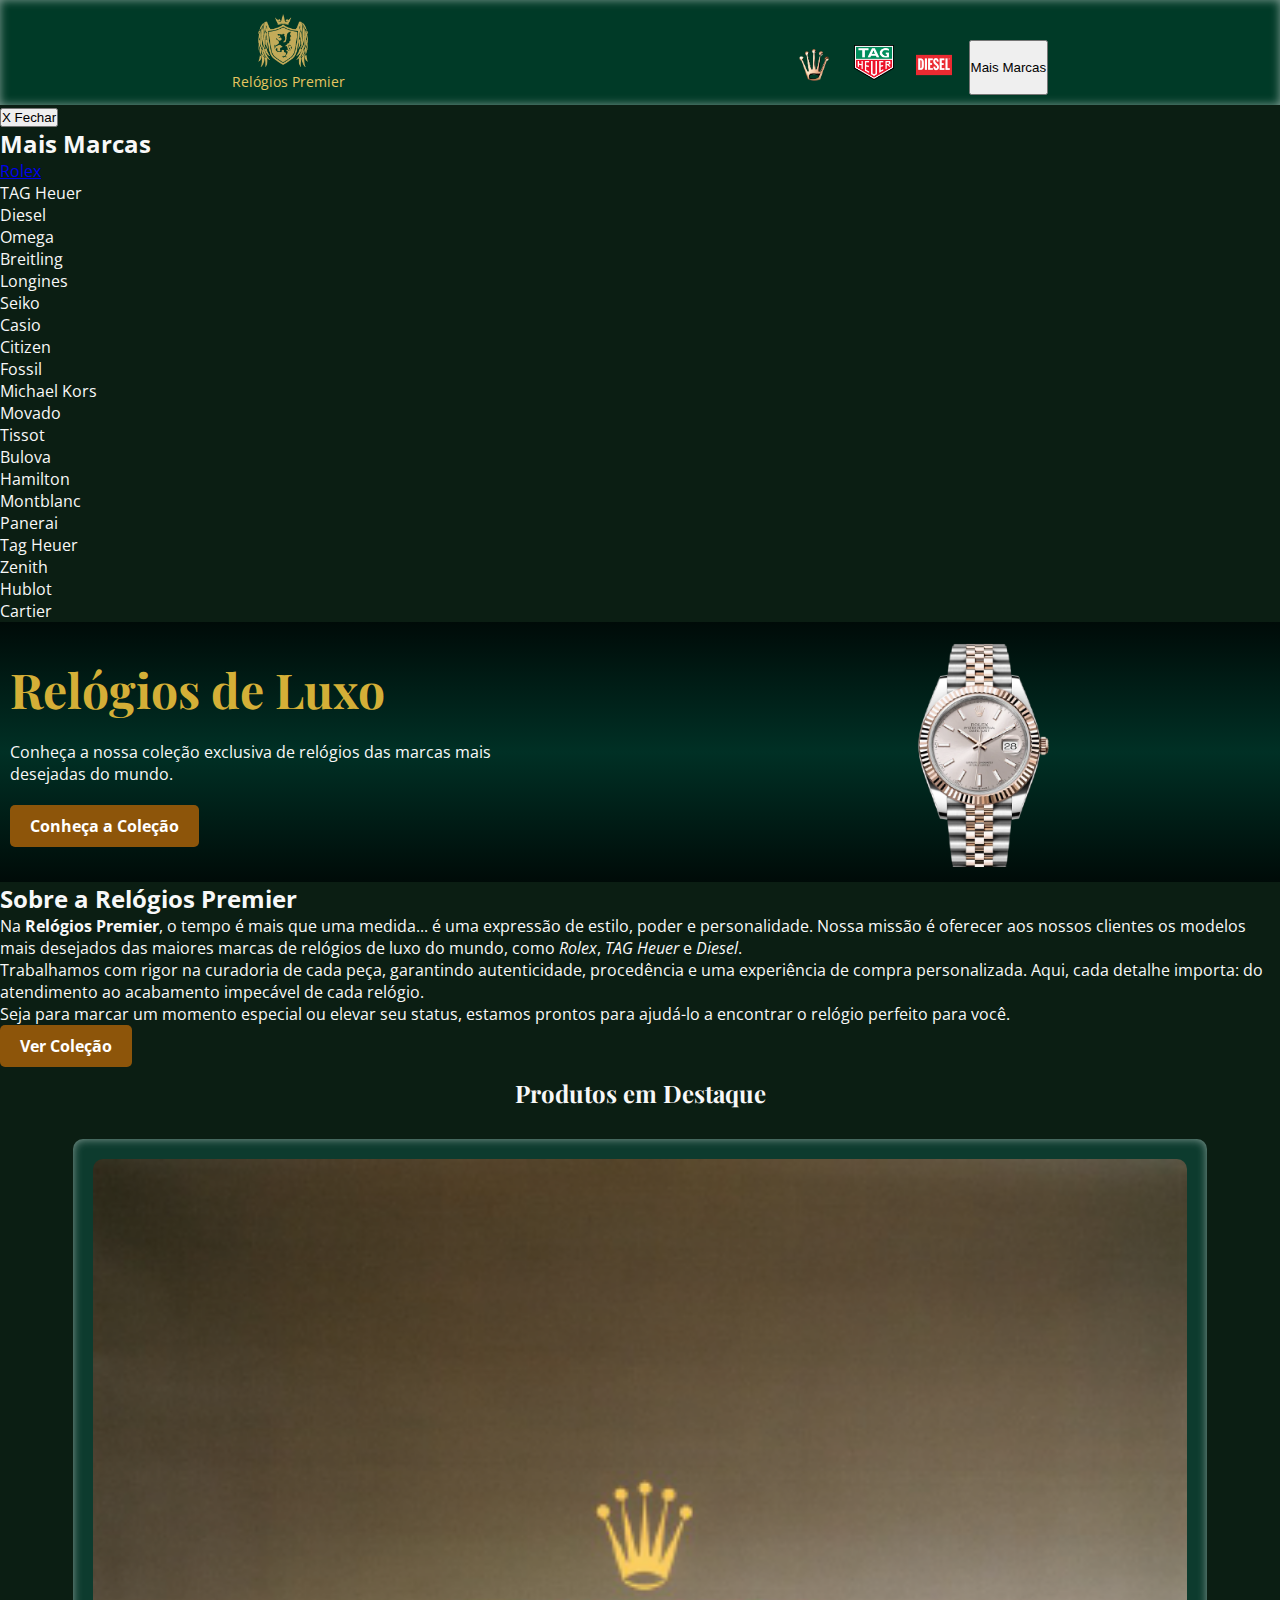
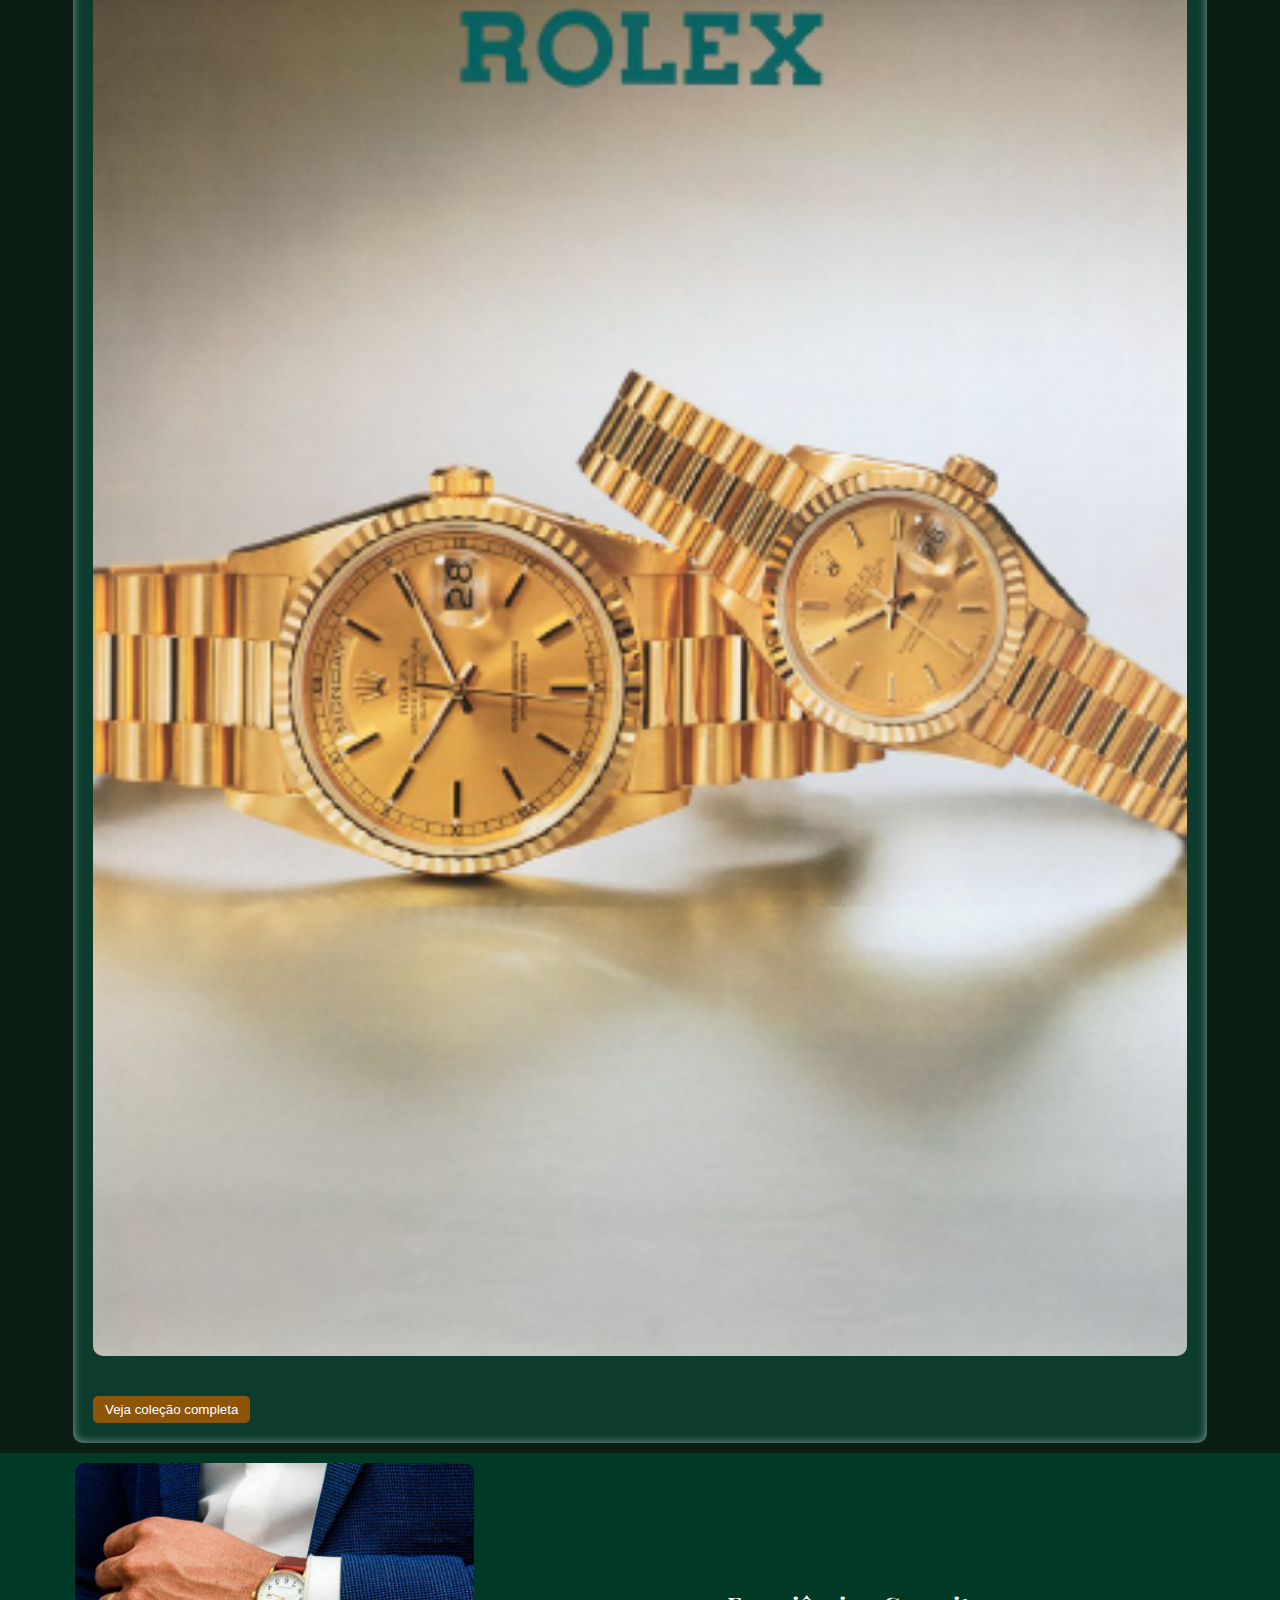
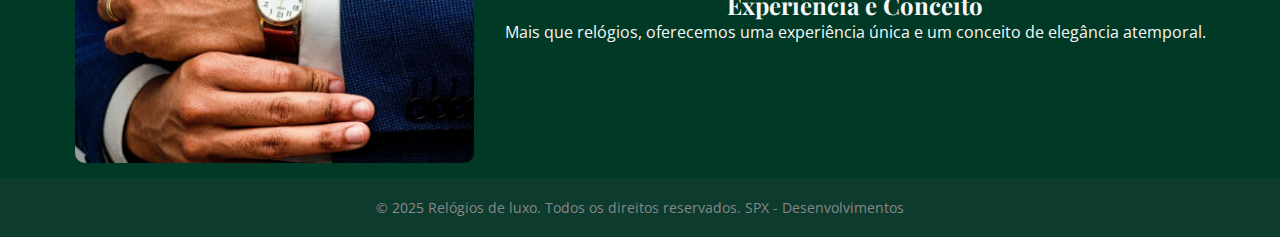
<file: index.html>
<!DOCTYPE html>
<html lang="pt-BR">

<head>
  <meta charset="UTF-8">
  <meta name="viewport" content="width=device-width, initial-scale=1.0">
  <title>Relógios de Luxo</title>
  <link rel="stylesheet" href="style.css">
  <link href="https://fonts.googleapis.com/css2?family=Playfair+Display&family=Open+Sans&display=swap" rel="stylesheet">
</head>

<body>

  <!-- Header -->
  <header class="header">
    <div class="areaLogo">
      <a href="index.html"><img src="assets/logoPremier.png" alt="Logo" class="logo-img"></a>
      <div class="logo-text">Relógios Premier</div>
    </div>
    <div class="logos-marcas">
      <a href="pages/rolex/rolex.html"><img src="assets/RolexLogo.png" alt="Rolex"></a>
      <a href="pages/tagheuer/tagheuer.html"><img src="assets/TagHuerLogo.png" alt="TAG Heuer"></a>
      <a href="pages/diesel/diesel.html"><img src="assets/DieselLogo.png" alt="Diesel"></a>
      <button class="abrir-menu-marcas">Mais Marcas</button>
    </div>
  </header>

  <!-- Menu Suspenso de Marcas -->
  <div class="menu-marcas-suspenso" id="menuMarcas">
    <button class="fechar-menu">X Fechar</button>
    <h2>Mais Marcas</h2>
    <div class="marcas-extra">
      <!-- <img src="assets/RolexLogo.png" alt="?"> -->
      <a href="pages/rolex/rolex.html">Rolex</a>
      <p>TAG Heuer</p>
      <p>Diesel</p>
      <p>Omega</p>
      <p>Breitling</p>
      <p>Longines</p>
      <p>Seiko</p>
      <p>Casio</p>
      <p>Citizen</p>
      <p>Fossil</p>
      <p>Michael Kors</p>
      <p>Movado</p>
      <p>Tissot</p>
      <p>Bulova</p>
      <p>Hamilton</p>
      <p>Montblanc</p>
      <p>Panerai</p>
      <p>Tag Heuer</p>
      <p>Zenith</p>
      <p>Hublot</p>
      <p>Cartier</p>
    </div>
  </div>

  <!-- Hero -->
  <section class="hero">
    <div class="hero-text">
      <h1>Relógios de Luxo</h1>
      <p>Conheça a nossa coleção exclusiva de relógios das marcas mais desejadas do mundo.</p>
      <a href="#" class="btn">Conheça a Coleção</a>
    </div>
    <div class="hero-img">
      <img src="assets/banner.png" alt="Relógio Destaque">
    </div>
  </section>

  <!--Sobre a premier -->

  <section class="sobre">
  <h2>Sobre a Relógios Premier</h2>
  <p>
    Na <strong>Relógios Premier</strong>, o tempo é mais que uma medida... é uma expressão de estilo, poder e personalidade. Nossa missão é oferecer aos nossos clientes os modelos mais desejados das maiores marcas de relógios de luxo do mundo, como <em>Rolex</em>, <em>TAG Heuer</em> e <em>Diesel</em>.
  </p>
  <p>
    Trabalhamos com rigor na curadoria de cada peça, garantindo autenticidade, procedência e uma experiência de compra personalizada. Aqui, cada detalhe importa: do atendimento ao acabamento impecável de cada relógio.
  </p>
  <p>
    Seja para marcar um momento especial ou elevar seu status, estamos prontos para ajudá-lo a encontrar o relógio perfeito para você.
  </p>
  <a href="#produtos" class="btn">Ver Coleção</a>
</section>


  <!-- Produtos -->
  <section class="produtos">
    <h2>Produtos em Destaque</h2>
    <div class="grid-produtos">

      <div class="produto-card">
        <a href="pages/rolex/rolex.html">
          <img src="assets/card-home.png" alt="Rolex Submariner Date"></a>
        <h3></h3>
        <!-- <p class="preco">R$ 1.230,00</p> -->

        <!-- <div class="detalhes">
          <p><strong>Marca:</strong> Rolex</p>
          <p><strong>Diâmetro:</strong> 41mm</p>
          <p><strong>Material:</strong> Aço Oystersteel</p>
          <p><strong>Movimento:</strong> Automático (Calibre 3235)</p>
          <p><strong>Extras:</strong> Safira, Bezel cerâmico</p>
        </div> -->

        <a href="pages/rolex/rolex.html"><button class="ver-mais">Veja coleção completa</button></a>
      </div>

      <!-- Você pode duplicar o bloco acima para adicionar mais produtos -->

    </div>
  </section>

  <!-- Conceito -->
  <section class="conceito">
    <div class="conceito-img">
      <img src="assets/experiencia2.jpeg" alt="Experiência">
    </div>
    <div class="conceito-texto">
      <h2>Experiência e Conceito</h2>
      <p>Mais que relógios, oferecemos uma experiência única e um conceito de elegância atemporal.</p>
    </div>
  </section>

  <!-- Footer -->
  <footer id="footer">
    <p>&copy; 2025 Relógios de luxo. Todos os direitos reservados. SPX - Desenvolvimentos</p>
  </footer>

  <!-- JS -->
  <script src="script.js"></script>
</body>

</html>
</file>
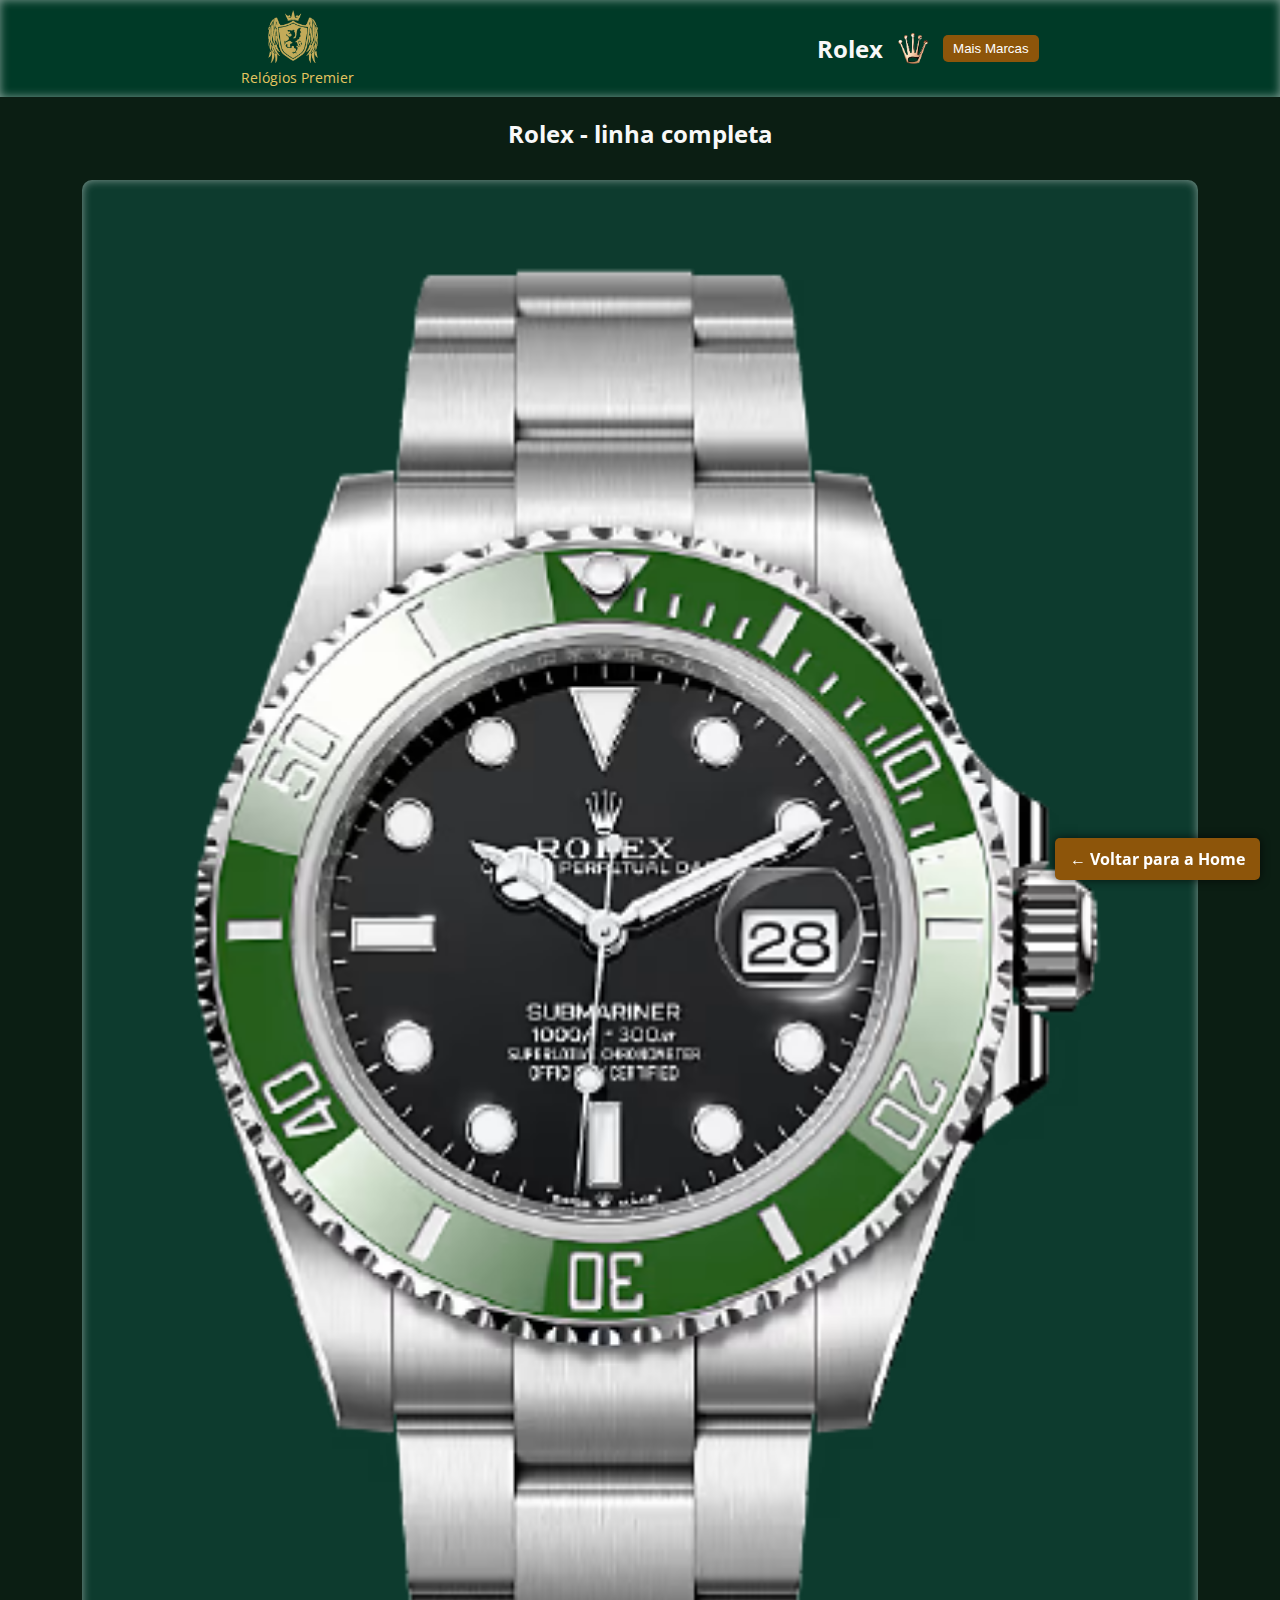
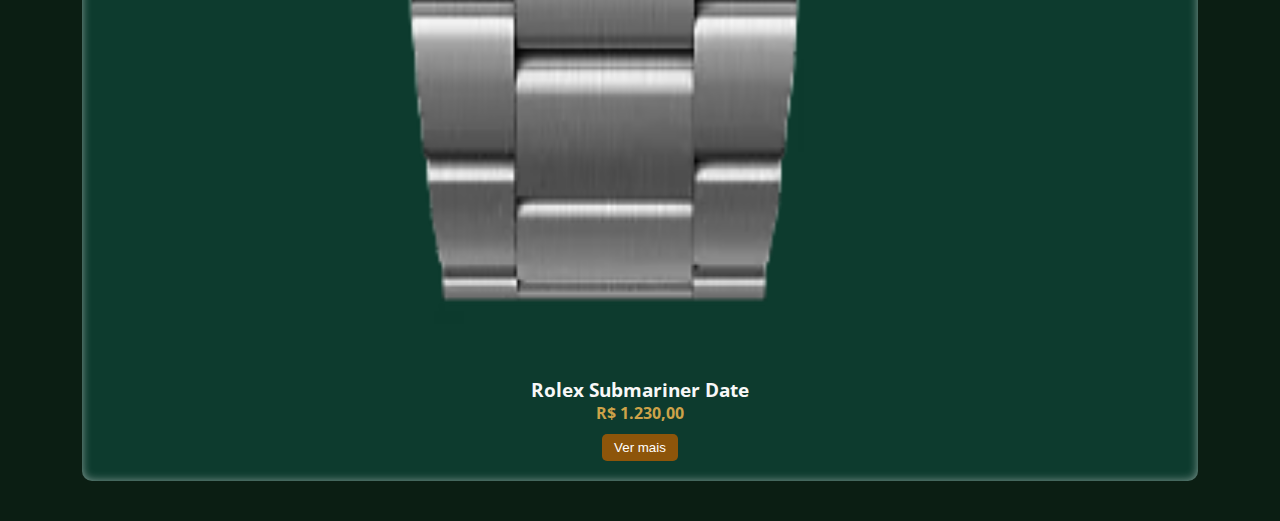
<file: pages/rolex/rolex.html>
<!DOCTYPE html>
<html lang="pt-BR">

<head>
  <meta charset="UTF-8">
  <meta name="viewport" content="width=device-width, initial-scale=1.0">
  <title>Relógios de Luxo</title>
  <link rel="stylesheet" href="style.css">
  <link href="https://fonts.googleapis.com/css2?family=Playfair+Display&family=Open+Sans&display=swap" rel="stylesheet">
</head>

<body>

  <!-- Header -->
  <header class="header">
    <div class="areaLogo">
      <a href="../../index.html"><img src="../../assets/logoPremier.png" alt="Logo" class="logo-img"></a>
      <div class="logo-text">Relógios Premier</div>
    </div>
    <div class="logos-marcas">
      <h2>Rolex</h2>
      <img src="./../../assets/RolexLogo.png" alt="Rolex">

      <button class="abrir-menu-marcas">Mais Marcas</button>
    </div>
  </header>

  <!-- Menu Suspenso de Marcas -->
  <div class="menu-marcas-suspenso" id="menuMarcas">
    <button class="fechar-menu">X Fechar</button>
    <h2>Mais Marcas</h2>
    <div class="marcas-extra">
      <!-- <img src="assets/RolexLogo.png" alt="?"> -->
      <a href="#">Rolex</a>
      <p>Rolex</p>
      <p>TAG Heuer</p>
      <p>Diesel</p>
      <p>Omega</p>
      <p>Breitling</p>
      <p>Longines</p>
      <p>Seiko</p>
      <p>Casio</p>
      <p>Citizen</p>
      <p>Fossil</p>
      <p>Michael Kors</p>
      <p>Movado</p>
      <p>Tissot</p>
      <p>Bulova</p>
      <p>Hamilton</p>
      <p>Montblanc</p>
      <p>Panerai</p>
      <p>Tag Heuer</p>
      <p>Zenith</p>
      <p>Hublot</p>
      <p>Cartier</p>
    </div>
  </div>



  <!-- Produtos -->
  <section class="produtos">
    <h2>Rolex - linha completa</h2>
    <div class="grid-produtos">

      <div class="produto-card">
        <div class="coresDisponivel">

          <img src="./fotosRolex/sub-date-prata-verde.png" alt="Rolex Submariner Date prata">

          <img src="./fotosRolex/sub-date-prata.png" alt="Rolex Submariner Date Misto">

          <img src="../rolex/fotosRolex/sub-date-prata-azul.png" alt="Rolex Submariner Date prata">

          <img src="./fotosRolex/sub-date-gold-preto.png" alt="Rolex Submariner Date preto">

          <img src="./fotosRolex/sub-date-gold-azul.png" alt="Rolex Submariner Date azul">

          <img src="./fotosRolex/sub-date-misto-preto.png" alt="Rolex Submariner Date misto preto">

          <img src="./fotosRolex/cx.png" alt="RCaixa Original e certificados">


        </div>
        

        <h3>Rolex Submariner Date</h3>
        <p class="preco">R$ 1.230,00</p>

        <div class="detalhes">
          <p><strong>Marca:</strong> Rolex</p>
          <p><strong>Diâmetro:</strong> 41mm</p>
          <p><strong>Material:</strong> Aço Oystersteel</p>
          <p><strong>Movimento:</strong> Automático (Calibre 3235)</p>
          <p><strong>Extras:</strong> Safira, Bezel cerâmico</p>
        </div>

        <button class="ver-mais">Ver mais</button>
      </div>


      <!-- Você pode duplicar o bloco acima para adicionar mais produtos -->

    </div>
  </section>



  <!-- Botão Voltar Fixo -->
  <a href="../../index.html" class="btn-voltar">← Voltar para a Home</a>


  <!-- JS -->
  <script src="script.js"></script>
</body>

</html>
</file>
<file: style.css>
* {
  box-sizing: border-box;
  margin: 0;
  padding: 0;
}

body {
  width: 100%;
  margin: 0;
  font-family: 'Open Sans', sans-serif;
  background-color: #0B1E13;
  color: #F8F8F8;
}

header {
  width: 100%;
  display: flex;
  align-items: center;
  justify-content: space-around;
  flex-direction: row;
  padding: 10px 10px;
  background-color: #003A27;
  box-shadow: inset 0 0 10px rgba(255, 255, 255, 0.5);
  position: sticky;
  top: 0;
  transition: transform 0.3s ease-in-out;
  z-index: 1000;
}

.header-hide {
  transform: translateY(-100%);
  transition: transform 0.3s ease;
}

header img {
  width: 80px;
  height: auto;
}

header .logo {
  font-family: 'Playfair Display', serif;
  font-size: 14px;
  color: #D4AF37;
}

.logo-img {
  width: 50px;
  height: auto;
  margin-right: 10px;
}

.logo-text {
  display: flex;
  font-size: 14px;
  color: #e6c660;
}

.areaLogo {
  display: flex;
  align-items: center;
  justify-content: center;
  flex-direction: column;
  width: auto;
}

.hero {
  display: flex;
  align-items: center;
  justify-content: space-between;
  padding: 10px;
  background: linear-gradient(180deg, #000B08 0%, #003025 50%, #000B08 100%);
}

.hero img {
  max-width: 100%;
  height: auto;
}

.hero-text h1 {
  font-family: 'Playfair Display', serif;
  font-size: 48px;
  color: #D4AF37;
}

.hero-text p {
  max-width: 500px;
  margin: 20px 0;
}

.btn {
  display: inline-block;
  padding: 10px 20px;
  background-color: #8D550A;
  color: #ffffff;
  text-decoration: none;
  font-weight: bold;
  border-radius: 5px;
  transition: background 0.3s;
}

.btn:hover {
  background-color: #D4AF37;
}

.marcas, .produtos, .conceito {
  padding: 10px;
  text-align: center;
}

.marcas h2, .produtos h2, .conceito h2 {
  font-family: 'Playfair Display', serif;
  color: #f7f7f7;
}

.logos-marcas {
  display: flex;
  gap: 10px;
  margin-top: 30px;
}

.logos-marcas img {
  width: 40px;
  margin: 5px;
}

.produto-card {
  width: 90%;
  background-color: #0D3B2E;
  border-radius: 10px;
  padding: 20px;
  text-align: left;
  color: #F8F8F8;
  transition: transform 0.3s, box-shadow 0.3s;
  box-shadow: inset 0 0 10px rgba(255, 255, 255, 0.5);
  position: relative;
}

.produto-card img {
  width: 100%;
  border-radius: 8px;
  margin-bottom: 15px;
}

.produto-card h3 {
  font-family: 'Playfair Display', serif;
  color: #D4AF37;
  font-size: 20px;
  margin: 10px 0;
}

.produto-card .preco {
  color: #CDA349;
  font-weight: bold;
  margin-bottom: 10px;
}

.produto-card p {
  font-size: 14px;
  margin: 5px 0;
}

.produto-card:hover {
  transform: scale(1.03);
  box-shadow: 0 0 15px rgba(250, 219, 152, 0.856);
}

.grid-produtos {
  display: flex;
  flex-wrap: wrap;
  justify-content: center;
  gap: 20px;
  margin-top: 30px;
}


.grid-produtos img {
  width: 100%;
  border-radius: 10px;
  transition: transform 0.3s;
}

.grid-produtos img:hover {
  transform: scale(1.05);
}

.conceito {
  display: flex;
  align-items: center;
  justify-content: center;
  gap: 30px;
  background-color: #003A27;
  flex-wrap: wrap;
}

.conceito-img img {
  max-width: 400px;
  border-radius: 10px;
}

footer {
  text-align: center;
  padding: 20px;
  background-color: #0D3B2E;
  color: #888;
  font-size: 14px;
}

/* Responsividade para telas grandes */
@media (min-width: 600px) {
  .hero img {
    max-width: 40%;
    height: auto;
  }
}

/* ====== NOVO CSS PARA ESCONDER DETALHES DOS PRODUTOS ====== */
.detalhes {
  display: none;
  margin-top: 10px;
  font-size: 13px;
  color: #ccc;
}

/* Botão Ver mais / Ver menos */
.ver-mais {
  background-color: #8D550A;
  color: white;
  border: none;
  padding: 6px 12px;
  border-radius: 5px;
  cursor: pointer;
  margin-top: 10px;
  transition: background 0.3s;
}

.ver-mais:hover {
  background-color: #D4AF37;
}
</file>
<file: pages/rolex/style.css>
* {
  box-sizing: border-box;
  margin: 0;
  padding: 0;
}

body {
  font-family: 'Open Sans', sans-serif;
  background-color: #0B1E13;
  color: #F8F8F8;
  width: 100%;
}

header {
  width: 100%;
  display: flex;
  align-items: center;
  justify-content: space-around;
  padding: 10px;
  background-color: #003A27;
  box-shadow: inset 0 0 10px rgba(255, 255, 255, 0.5);
  position: sticky;
  top: 0;
  transition: transform 0.3s ease-in-out;
  z-index: 1000;
}

.header-hide {
  transform: translateY(-100%);
}

.areaLogo {
  display: flex;
  flex-direction: column;
  align-items: center;
  justify-content: center;
}

.logo-img {
  width: 50px;
  margin-right: 10px;
}

.logo-text {
  font-size: 14px;
  color: #e6c660;
}

.logos-marcas {
  display: flex;
  align-items: center;
  gap: 10px;
}

.logos-marcas img {
  width: 40px;
}

.abrir-menu-marcas {
  background-color: #8D550A;
  color: white;
  border: none;
  padding: 6px 10px;
  border-radius: 5px;
  cursor: pointer;
}

.abrir-menu-marcas:hover {
  background-color: #D4AF37;
}

/* Menu Suspenso */
.menu-marcas-suspenso {
  position: fixed;
  top: -100%;
  left: 0;
  width: 100%;
  height: 100vh;
  background-color: rgba(10, 30, 20, 0.95);
  color: white;
  display: flex;
  flex-direction: column;
  align-items: center;
  justify-content: flex-start;
  padding: 20px;
  transition: top 0.4s ease;
  z-index: 2000;
}

.menu-marcas-suspenso.show {
  top: 0;
}

.menu-marcas-suspenso h2 {
  color: #D4AF37;
  margin-bottom: 20px;
}

.menu-marcas-suspenso .marcas-extra {
  display: flex;
  flex-wrap: wrap;
  gap: 15px;
  justify-content: center;
}

.menu-marcas-suspenso img {
  width: 60px;
  /* filter: brightness(0) invert(1); */
}

.fechar-menu {
  align-self: flex-end;
  background-color: transparent;
  border: 1px solid #D4AF37;
  color: #D4AF37;
  padding: 5px 10px;
  border-radius: 5px;
  cursor: pointer;
}




/* Estilos para a seção de produtos - card */
.produtos h2{
  margin-bottom: 30px;
  /* color: #f7d76f; */
}

.produtos, .conceito {
  padding: 20px;
  text-align: center;
}

.produto-card {
  width: 90%;
  background-color: #0D3B2E;
  border-radius: 10px;
  padding: 20px;
  margin-bottom: 20px;
  color: #F8F8F8;
  box-shadow: inset 0 0 10px rgba(255, 255, 255, 0.5);
  transition: transform 0.3s, box-shadow 0.3s;
}

.produto-card img {
  max-width: 100%;
  border-radius: 10px;
}

.produto-card:hover {
  transform: scale(1.03);
  box-shadow: 0 0 15px rgba(250, 219, 152, 0.85);
}

.produto-card .preco {
  color: #CDA349;
  font-weight: bold;
}

.detalhes {
  display: none;
  margin-top: 10px;
  font-size: 13px;
  color: #ccc;
}

.ver-mais {
  background-color: #8D550A;
  color: white;
  border: none;
  padding: 6px 12px;
  border-radius: 5px;
  cursor: pointer;
  margin-top: 10px;
}

.ver-mais:hover {
  background-color: #D4AF37;
}

.grid-produtos {
  display: flex;
  flex-wrap: wrap;
  justify-content: center;
  gap: 20px;
}

/* Scroll das cores de cada modelo */
.coresDisponivel {
  display: flex;
  overflow-x: auto;
  scroll-snap-type: x mandatory;  /* Faz o "snap" parar uma imagem por vez */
  gap: 10px;
  margin-bottom: 10px;
}

.coresDisponivel img {
  min-width: 100%;                /* Faz cada imagem ocupar 100% do container */
  height: auto;
  border-radius: 10px;
  scroll-snap-align: center;       /* Faz o snap alinhar ao centro da viewport */
  transition: transform 0.3s;
  flex-shrink: 0;
}

/* Opcional: esconder a scrollbar */
.coresDisponivel::-webkit-scrollbar {
  display: none;
}
.coresDisponivel {
  -ms-overflow-style: none;
  scrollbar-width: none;
}



/* fim scrol de cores */

.btn-voltar {
  position: fixed;
  bottom: 20px;
  right: 20px;
  background-color: #8D550A;
  color: #ffffff;
  padding: 10px 15px;
  border-radius: 5px;
  text-decoration: none;
  font-weight: bold;
  box-shadow: 0 0 10px rgba(0, 0, 0, 0.7);
  transition: background 0.3s;
  z-index: 2000;
}

.btn-voltar:hover {
  background-color: #D4AF37;
}


@media (min-width: 600px) {
  .hero img {
    max-width: 40%;
  }
}
</file>
